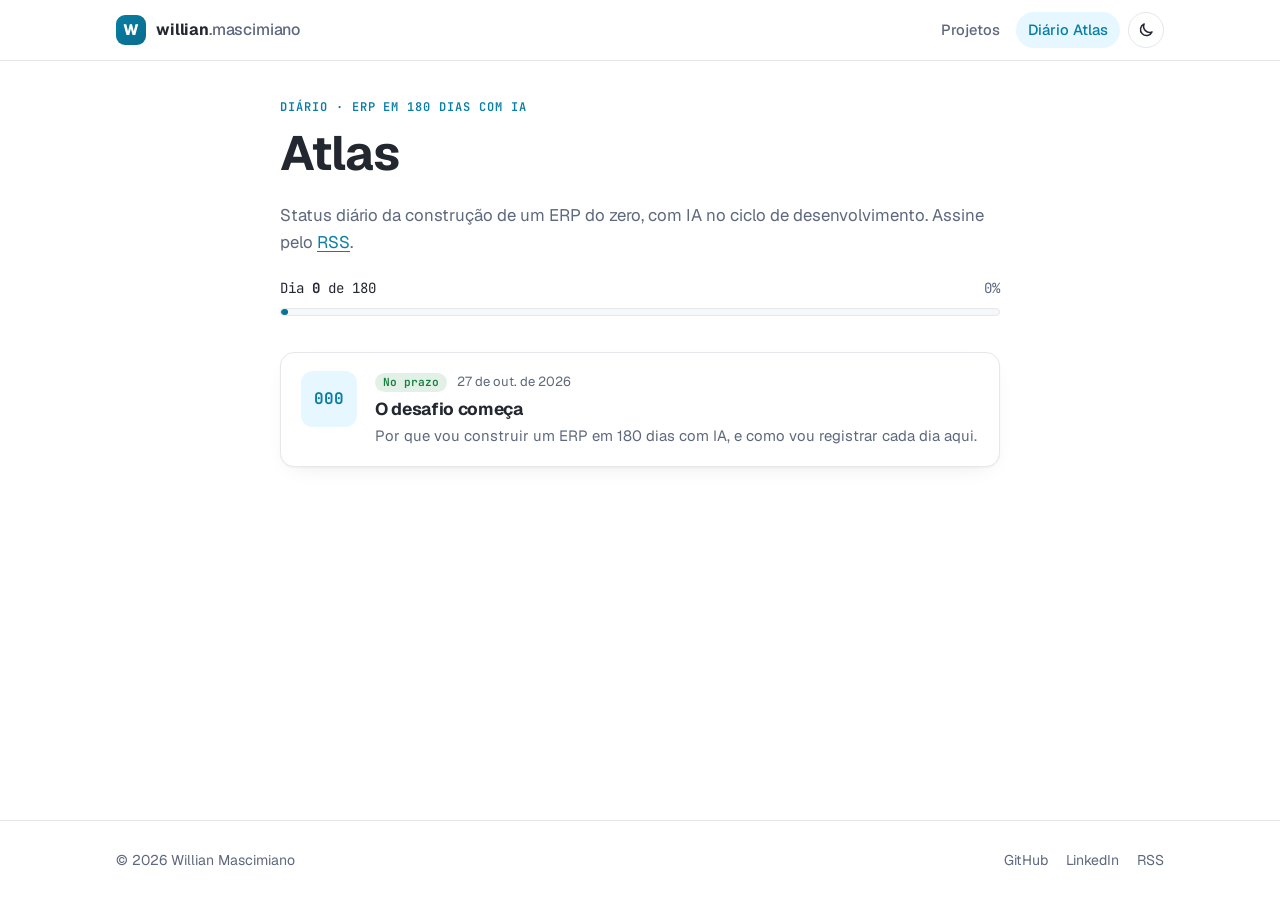
<file: erp-180/index.html>
<!DOCTYPE html><html lang="pt-BR"><head><meta charset="utf-8"><meta name="viewport" content="width=device-width, initial-scale=1"><title>Atlas: ERP em 180 dias com IA · Willian Mascimiano</title><meta name="description" content="Diário do Atlas: um ERP construído em 180 dias com Inteligência Artificial."><link rel="canonical" href="https://willianmascimiano.github.io/erp-180/"><link rel="icon" type="image/svg+xml" href="/favicon.svg"><link rel="sitemap" href="/sitemap-index.xml"><link rel="alternate" type="application/rss+xml" title="Willian Mascimiano · Atlas" href="/rss.xml"><meta property="og:type" content="website"><meta property="og:title" content="Atlas: ERP em 180 dias com IA · Willian Mascimiano"><meta property="og:description" content="Diário do Atlas: um ERP construído em 180 dias com Inteligência Artificial."><meta property="og:url" content="https://willianmascimiano.github.io/erp-180/"><meta property="og:locale" content="pt_BR"><meta name="generator" content="Astro v7.4.2"><script>
      try {
        const t = localStorage.getItem('theme');
        if (t === 'light' || t === 'dark') document.documentElement.dataset.theme = t;
      } catch {}
    </script><link rel="stylesheet" href="/_astro/Base.B4s-IIeW.css"><style>.wrap[data-astro-cid-pfudjln2]{margin:20px 0}.row[data-astro-cid-pfudjln2]{justify-content:space-between;margin-bottom:8px;font-size:.88rem;display:flex}.post[data-astro-cid-sbmovh4h]{align-items:flex-start;gap:18px;padding:18px 20px;display:flex}.day[data-astro-cid-sbmovh4h]{background:var(--accent-soft);width:56px;height:56px;color:var(--accent);border-radius:12px;flex:none;place-items:center;font-size:1rem;font-weight:700;display:grid}.body[data-astro-cid-sbmovh4h]{min-width:0}.meta[data-astro-cid-sbmovh4h]{flex-wrap:wrap;align-items:center;gap:10px;font-size:.82rem;display:flex}h3[data-astro-cid-sbmovh4h]{margin:6px 0 4px;font-size:1.08rem}p[data-astro-cid-sbmovh4h]{margin:0;font-size:.93rem}.status[data-astro-cid-sbmovh4h]{font:600 .7rem/1 var(--mono);background:color-mix(in srgb, currentColor 12%, transparent);border-radius:999px;padding:4px 8px}.no-prazo[data-astro-cid-sbmovh4h],.adiantado[data-astro-cid-sbmovh4h]{color:var(--ok)}.atrasado[data-astro-cid-sbmovh4h]{color:var(--warn)}.bloqueado[data-astro-cid-sbmovh4h]{color:var(--bad)}.sr-only[data-astro-cid-sbmovh4h]{clip:rect(0 0 0 0);width:1px;height:1px;position:absolute;overflow:hidden}@media (width<=480px){.day[data-astro-cid-sbmovh4h]{width:44px;height:44px;font-size:.85rem}.post[data-astro-cid-sbmovh4h]{gap:14px}}
.lead[data-astro-cid-qkzchr6t]{margin:0;font-size:1.05rem}.list[data-astro-cid-qkzchr6t]{gap:12px;margin-top:36px;display:grid}
</style></head><body><header data-astro-cid-nen7h5rs><nav class="container" data-astro-cid-nen7h5rs><a href="/" class="brand" data-astro-cid-nen7h5rs><span class="logo" aria-hidden="true" data-astro-cid-nen7h5rs>W</span><span data-astro-cid-nen7h5rs>willian<span class="dim" data-astro-cid-nen7h5rs>.mascimiano</span></span></a><div class="right" data-astro-cid-nen7h5rs><ul data-astro-cid-nen7h5rs><li data-astro-cid-nen7h5rs><a href="/projetos/" data-astro-cid-nen7h5rs>Projetos</a></li><li data-astro-cid-nen7h5rs><a href="/erp-180/" aria-current="page" data-astro-cid-nen7h5rs>Diário Atlas</a></li></ul><style>astro-island,astro-slot,astro-static-slot{display:contents}</style><script>(function(){let e=async e=>{await(await e())()};(self.Astro||(self.Astro={})).load=e,window.dispatchEvent(new Event(`astro:load`))})();</script><script>(function(){function e(t){"@babel/helpers - typeof";return e=typeof Symbol==`function`&&typeof Symbol.iterator==`symbol`?function(e){return typeof e}:function(e){return e&&typeof Symbol==`function`&&e.constructor===Symbol&&e!==Symbol.prototype?`symbol`:typeof e},e(t)}function t(t,n){if(e(t)!=`object`||!t)return t;var r=t[Symbol.toPrimitive];if(r!==void 0){var i=r.call(t,n||`default`);if(e(i)!=`object`)return i;throw TypeError(`@@toPrimitive must return a primitive value.`)}return(n===`string`?String:Number)(t)}function n(n){var r=t(n,`string`);return e(r)==`symbol`?r:r+``}function r(e,t,r){return(t=n(t))in e?Object.defineProperty(e,t,{value:r,enumerable:!0,configurable:!0,writable:!0}):e[t]=r,e}let i=/* @__PURE__ */ new Set([`__proto__`,`constructor`,`prototype`]);{let e={0:e=>a(e),1:e=>n(e),2:e=>new RegExp(e),3:e=>new Date(e),4:e=>new Map(n(e)),5:e=>new Set(n(e)),6:e=>BigInt(e),7:e=>new URL(e),8:e=>new Uint8Array(e),9:e=>new Uint16Array(e),10:e=>new Uint32Array(e),11:e=>1/0*e},t=t=>{let[n,r]=t;return n in e?e[n](r):void 0},n=e=>e.map(t),a=e=>typeof e!=`object`||!e?e:Object.fromEntries(Object.entries(e).map(([e,n])=>[e,t(n)]));class o extends HTMLElement{constructor(...e){super(...e),r(this,`Component`,void 0),r(this,`hydrator`,void 0),r(this,`hydrate`,async()=>{var e;if(!this.hydrator||!this.isConnected)return;let t=(e=this.parentElement)==null?void 0:e.closest(`astro-island[ssr]`);if(t){t.addEventListener(`astro:hydrate`,this.hydrate,{once:!0});return}let n=this.querySelectorAll(`astro-slot`),r={},i=this.querySelectorAll(`template[data-astro-template]`);for(let e of i){let t=e.closest(this.tagName);t!=null&&t.isSameNode(this)&&(r[e.getAttribute(`data-astro-template`)||`default`]=e.innerHTML,e.remove())}for(let e of n){let t=e.closest(this.tagName);t!=null&&t.isSameNode(this)&&(r[e.getAttribute(`name`)||`default`]=e.innerHTML)}let o;try{o=this.hasAttribute(`props`)?a(JSON.parse(this.getAttribute(`props`))):{}}catch(e){let t=this.getAttribute(`component-url`)||`<unknown>`,n=this.getAttribute(`component-export`);throw n&&(t+=` (export ${n})`),console.error(`[hydrate] Error parsing props for component ${t}`,this.getAttribute(`props`),e),e}await this.hydrator(this)(this.Component,o,r,{client:this.getAttribute(`client`)}),this.removeAttribute(`ssr`),this.dispatchEvent(new CustomEvent(`astro:hydrate`))}),r(this,`unmount`,()=>{this.isConnected||this.dispatchEvent(new CustomEvent(`astro:unmount`))})}disconnectedCallback(){document.removeEventListener(`astro:after-swap`,this.unmount),document.addEventListener(`astro:after-swap`,this.unmount,{once:!0})}connectedCallback(){if(!this.hasAttribute(`await-children`)||document.readyState===`interactive`||document.readyState===`complete`)this.childrenConnectedCallback();else{let e=()=>{document.removeEventListener(`DOMContentLoaded`,e),t.disconnect(),this.childrenConnectedCallback()},t=new MutationObserver(()=>{var t;((t=this.lastChild)==null?void 0:t.nodeType)===Node.COMMENT_NODE&&this.lastChild.nodeValue===`astro:end`&&(this.lastChild.remove(),e())});t.observe(this,{childList:!0}),document.addEventListener(`DOMContentLoaded`,e)}}async childrenConnectedCallback(){let e=this.getAttribute(`before-hydration-url`);e&&await import(e),this.start()}getRetryImportUrl(e){let t=new URL(e,document.baseURI);return t.searchParams.set(`astro-retry`,Date.now().toString()),t.toString()}async importWithRetry(e){try{return await import(e)}catch(t){return await new Promise(e=>setTimeout(e,1e3)),import(this.getRetryImportUrl(e))}}handleHydrationError(e){let t=this.getAttribute(`component-url`),n=new CustomEvent(`astro:hydration-error`,{cancelable:!0,bubbles:!0,composed:!0,detail:{error:e,componentUrl:t}});this.dispatchEvent(n)&&console.error(`[astro-island] Error hydrating ${t}`,e)}async start(){let e=JSON.parse(this.getAttribute(`opts`)),t=this.getAttribute(`client`);if(Astro[t]===void 0)window.addEventListener(`astro:${t}`,()=>this.start(),{once:!0});else try{await Astro[t](async()=>{let e=this.getAttribute(`renderer-url`);try{let[t,{default:n}]=await Promise.all([this.importWithRetry(this.getAttribute(`component-url`)),e?this.importWithRetry(e):Promise.resolve({default:()=>()=>{}})]),r=this.getAttribute(`component-export`)||`default`;if(r.includes(`.`)){this.Component=t;for(let e of r.split(`.`)){if(i.has(e)||!this.Component||typeof this.Component!=`object`&&typeof this.Component!=`function`||!Object.hasOwn(this.Component,e))throw Error(`Invalid component export path: ${r}`);this.Component=this.Component[e]}}else{if(i.has(r))throw Error(`Invalid component export path: ${r}`);this.Component=t[r]}return this.hydrator=n,this.hydrate}catch(e){return this.handleHydrationError(e),()=>{}}},e,this)}catch(e){this.handleHydrationError(e)}}attributeChangedCallback(){this.hydrate()}}r(o,`observedAttributes`,[`props`]),customElements.get(`astro-island`)||customElements.define(`astro-island`,o)}})();</script><astro-island uid="1TWipC" prefix="r1" component-url="/_astro/ThemeToggle.C96uk0c7.js" component-export="default" renderer-url="/_astro/client.Cd-EeyjT.js" props="{&quot;data-astro-cid-nen7h5rs&quot;:[0,true]}" ssr client="load" opts="{&quot;name&quot;:&quot;ThemeToggle&quot;,&quot;value&quot;:true}" await-children><button type="button" class="theme-toggle" aria-label="Usar tema escuro" title="Alternar tema"><svg viewBox="0 0 24 24" width="18" height="18" aria-hidden="true"><path d="M20 14.5A8 8 0 0 1 9.5 4 8 8 0 1 0 20 14.5Z" fill="none" stroke="currentColor" stroke-width="2" stroke-linejoin="round"></path></svg></button><!--astro:end--></astro-island></div></nav></header><main class="container"><div class="narrow" data-astro-cid-qkzchr6t><p class="eyebrow" data-astro-cid-qkzchr6t>Diário · ERP em 180 dias com IA</p><h1 data-astro-cid-qkzchr6t>Atlas</h1><p class="muted lead" data-astro-cid-qkzchr6t>Status diário da construção de um ERP do zero, com IA no ciclo de desenvolvimento. Assine pelo <a href="/rss.xml" data-astro-cid-qkzchr6t>RSS</a>.</p><div class="wrap" data-astro-cid-pfudjln2><div class="row" data-astro-cid-pfudjln2><span class="mono" data-astro-cid-pfudjln2>Dia <strong data-astro-cid-pfudjln2>0</strong> de 180</span><span class="muted mono" data-astro-cid-pfudjln2>0%</span></div><div class="progress" role="progressbar" aria-valuemin="0" aria-valuemax="180" aria-valuenow="0" aria-label="Progresso do desafio" data-astro-cid-pfudjln2><span style="width: 1%" data-astro-cid-pfudjln2></span></div></div><div class="list" data-astro-cid-qkzchr6t><a class="card post" href="/erp-180/dia-000/" data-astro-cid-sbmovh4h><span class="day mono" aria-hidden="true" data-astro-cid-sbmovh4h>000</span><div class="body" data-astro-cid-sbmovh4h><div class="meta" data-astro-cid-sbmovh4h><span class="sr-only" data-astro-cid-sbmovh4h>Dia 0</span><span class="status no-prazo" data-astro-cid-sbmovh4h>No prazo</span><time class="muted" datetime="2026-10-27T00:00:00.000Z" data-astro-cid-sbmovh4h>27 de out. de 2026</time></div><h3 data-astro-cid-sbmovh4h>O desafio começa</h3><p class="muted" data-astro-cid-sbmovh4h>Por que vou construir um ERP em 180 dias com IA, e como vou registrar cada dia aqui.</p></div></a></div></div></main><footer data-astro-cid-jo6i4kqk><div class="container" data-astro-cid-jo6i4kqk><span data-astro-cid-jo6i4kqk>© 2026 Willian Mascimiano</span><span class="links" data-astro-cid-jo6i4kqk><a href="https://github.com/willianmascimiano" rel="me" data-astro-cid-jo6i4kqk>GitHub</a><a href="https://www.linkedin.com/in/willianmascimiano" rel="me" data-astro-cid-jo6i4kqk>LinkedIn</a><a href="/rss.xml" data-astro-cid-jo6i4kqk>RSS</a></span></div></footer></body></html>
</file>
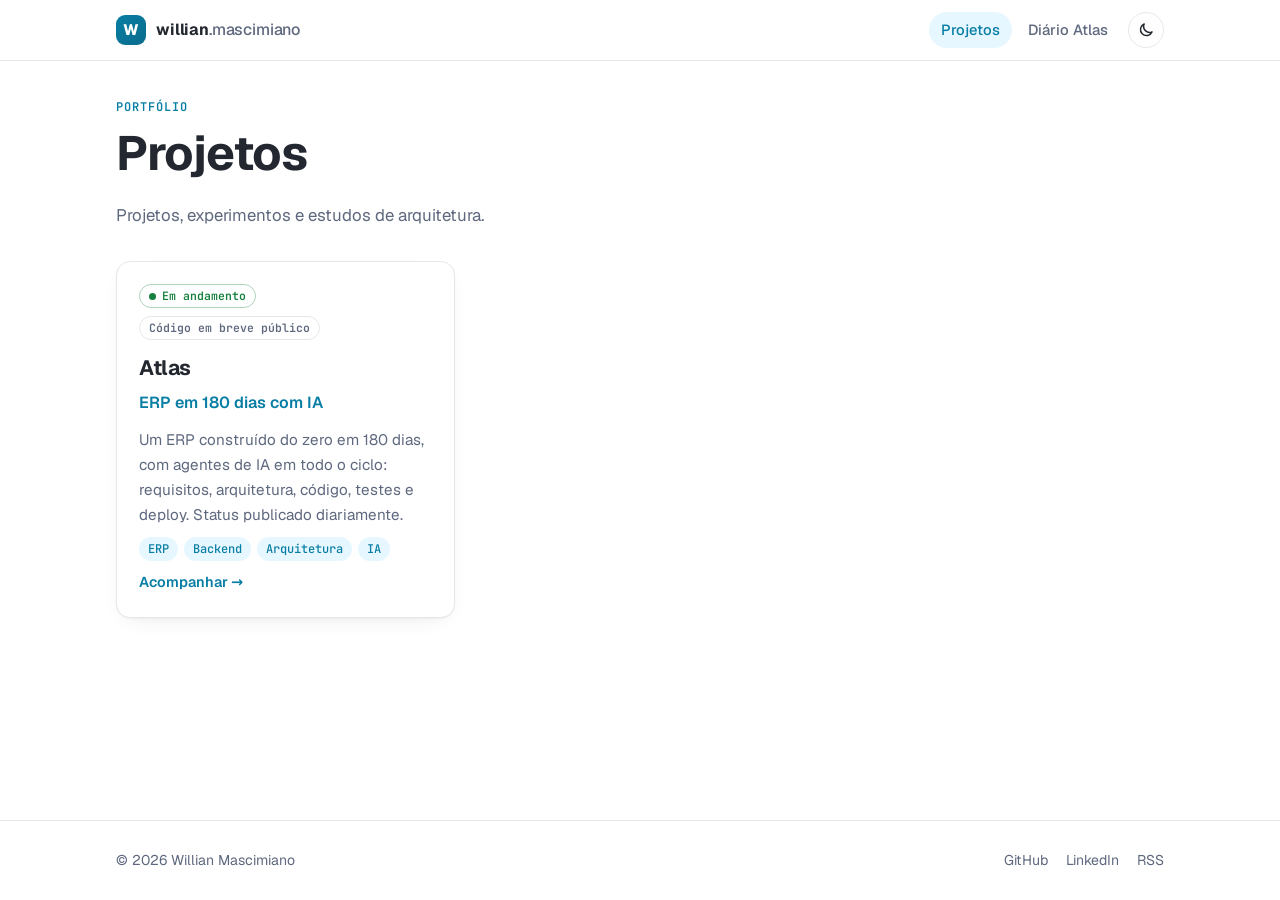
<file: projetos/index.html>
<!DOCTYPE html><html lang="pt-BR"><head><meta charset="utf-8"><meta name="viewport" content="width=device-width, initial-scale=1"><title>Projetos · Willian Mascimiano</title><meta name="description" content="Projetos de Willian Mascimiano."><link rel="canonical" href="https://willianmascimiano.github.io/projetos/"><link rel="icon" type="image/svg+xml" href="/favicon.svg"><link rel="sitemap" href="/sitemap-index.xml"><link rel="alternate" type="application/rss+xml" title="Willian Mascimiano · Atlas" href="/rss.xml"><meta property="og:type" content="website"><meta property="og:title" content="Projetos · Willian Mascimiano"><meta property="og:description" content="Projetos de Willian Mascimiano."><meta property="og:url" content="https://willianmascimiano.github.io/projetos/"><meta property="og:locale" content="pt_BR"><meta name="generator" content="Astro v7.4.2"><script>
      try {
        const t = localStorage.getItem('theme');
        if (t === 'light' || t === 'dark') document.documentElement.dataset.theme = t;
      } catch {}
    </script><link rel="stylesheet" href="/_astro/Base.B4s-IIeW.css"><style>.project-grid .filters{flex-wrap:wrap;gap:8px;margin-bottom:20px;display:flex}.project-grid .filters button{font:500 .85rem/1 var(--font);cursor:pointer;border:1px solid var(--border);background:var(--surface);color:var(--muted);border-radius:999px;padding:8px 14px}.project-grid .filters button:hover{color:var(--text);border-color:var(--accent)}.project-grid .filters button[aria-pressed=true]{background:var(--accent);border-color:var(--accent);color:var(--bg)}.project-grid .grid{grid-template-columns:repeat(auto-fill,minmax(min(100%,320px),1fr));gap:16px;display:grid}.project-grid .project{flex-direction:column;gap:10px;padding:22px;display:flex}.project-grid .top{flex-wrap:wrap;gap:8px;display:flex}.project-grid h3{margin:6px 0 0;font-size:1.3rem}.project-grid h3 a{color:var(--text);text-decoration:none}.project-grid h3 a:hover{color:var(--accent)}.project-grid .tagline{color:var(--accent);margin:0;font-weight:600}.project-grid .desc{flex:1;margin:0;font-size:.95rem}.project-grid .links{gap:16px;font-size:.9rem;font-weight:600;display:flex}.project-grid .links a{text-decoration:none}
.lead[data-astro-cid-jxjixfsp]{margin:0 0 32px;font-size:1.05rem}
</style></head><body><header data-astro-cid-nen7h5rs><nav class="container" data-astro-cid-nen7h5rs><a href="/" class="brand" data-astro-cid-nen7h5rs><span class="logo" aria-hidden="true" data-astro-cid-nen7h5rs>W</span><span data-astro-cid-nen7h5rs>willian<span class="dim" data-astro-cid-nen7h5rs>.mascimiano</span></span></a><div class="right" data-astro-cid-nen7h5rs><ul data-astro-cid-nen7h5rs><li data-astro-cid-nen7h5rs><a href="/projetos/" aria-current="page" data-astro-cid-nen7h5rs>Projetos</a></li><li data-astro-cid-nen7h5rs><a href="/erp-180/" data-astro-cid-nen7h5rs>Diário Atlas</a></li></ul><style>astro-island,astro-slot,astro-static-slot{display:contents}</style><script>(function(){let e=async e=>{await(await e())()};(self.Astro||(self.Astro={})).load=e,window.dispatchEvent(new Event(`astro:load`))})();</script><script>(function(){function e(t){"@babel/helpers - typeof";return e=typeof Symbol==`function`&&typeof Symbol.iterator==`symbol`?function(e){return typeof e}:function(e){return e&&typeof Symbol==`function`&&e.constructor===Symbol&&e!==Symbol.prototype?`symbol`:typeof e},e(t)}function t(t,n){if(e(t)!=`object`||!t)return t;var r=t[Symbol.toPrimitive];if(r!==void 0){var i=r.call(t,n||`default`);if(e(i)!=`object`)return i;throw TypeError(`@@toPrimitive must return a primitive value.`)}return(n===`string`?String:Number)(t)}function n(n){var r=t(n,`string`);return e(r)==`symbol`?r:r+``}function r(e,t,r){return(t=n(t))in e?Object.defineProperty(e,t,{value:r,enumerable:!0,configurable:!0,writable:!0}):e[t]=r,e}let i=/* @__PURE__ */ new Set([`__proto__`,`constructor`,`prototype`]);{let e={0:e=>a(e),1:e=>n(e),2:e=>new RegExp(e),3:e=>new Date(e),4:e=>new Map(n(e)),5:e=>new Set(n(e)),6:e=>BigInt(e),7:e=>new URL(e),8:e=>new Uint8Array(e),9:e=>new Uint16Array(e),10:e=>new Uint32Array(e),11:e=>1/0*e},t=t=>{let[n,r]=t;return n in e?e[n](r):void 0},n=e=>e.map(t),a=e=>typeof e!=`object`||!e?e:Object.fromEntries(Object.entries(e).map(([e,n])=>[e,t(n)]));class o extends HTMLElement{constructor(...e){super(...e),r(this,`Component`,void 0),r(this,`hydrator`,void 0),r(this,`hydrate`,async()=>{var e;if(!this.hydrator||!this.isConnected)return;let t=(e=this.parentElement)==null?void 0:e.closest(`astro-island[ssr]`);if(t){t.addEventListener(`astro:hydrate`,this.hydrate,{once:!0});return}let n=this.querySelectorAll(`astro-slot`),r={},i=this.querySelectorAll(`template[data-astro-template]`);for(let e of i){let t=e.closest(this.tagName);t!=null&&t.isSameNode(this)&&(r[e.getAttribute(`data-astro-template`)||`default`]=e.innerHTML,e.remove())}for(let e of n){let t=e.closest(this.tagName);t!=null&&t.isSameNode(this)&&(r[e.getAttribute(`name`)||`default`]=e.innerHTML)}let o;try{o=this.hasAttribute(`props`)?a(JSON.parse(this.getAttribute(`props`))):{}}catch(e){let t=this.getAttribute(`component-url`)||`<unknown>`,n=this.getAttribute(`component-export`);throw n&&(t+=` (export ${n})`),console.error(`[hydrate] Error parsing props for component ${t}`,this.getAttribute(`props`),e),e}await this.hydrator(this)(this.Component,o,r,{client:this.getAttribute(`client`)}),this.removeAttribute(`ssr`),this.dispatchEvent(new CustomEvent(`astro:hydrate`))}),r(this,`unmount`,()=>{this.isConnected||this.dispatchEvent(new CustomEvent(`astro:unmount`))})}disconnectedCallback(){document.removeEventListener(`astro:after-swap`,this.unmount),document.addEventListener(`astro:after-swap`,this.unmount,{once:!0})}connectedCallback(){if(!this.hasAttribute(`await-children`)||document.readyState===`interactive`||document.readyState===`complete`)this.childrenConnectedCallback();else{let e=()=>{document.removeEventListener(`DOMContentLoaded`,e),t.disconnect(),this.childrenConnectedCallback()},t=new MutationObserver(()=>{var t;((t=this.lastChild)==null?void 0:t.nodeType)===Node.COMMENT_NODE&&this.lastChild.nodeValue===`astro:end`&&(this.lastChild.remove(),e())});t.observe(this,{childList:!0}),document.addEventListener(`DOMContentLoaded`,e)}}async childrenConnectedCallback(){let e=this.getAttribute(`before-hydration-url`);e&&await import(e),this.start()}getRetryImportUrl(e){let t=new URL(e,document.baseURI);return t.searchParams.set(`astro-retry`,Date.now().toString()),t.toString()}async importWithRetry(e){try{return await import(e)}catch(t){return await new Promise(e=>setTimeout(e,1e3)),import(this.getRetryImportUrl(e))}}handleHydrationError(e){let t=this.getAttribute(`component-url`),n=new CustomEvent(`astro:hydration-error`,{cancelable:!0,bubbles:!0,composed:!0,detail:{error:e,componentUrl:t}});this.dispatchEvent(n)&&console.error(`[astro-island] Error hydrating ${t}`,e)}async start(){let e=JSON.parse(this.getAttribute(`opts`)),t=this.getAttribute(`client`);if(Astro[t]===void 0)window.addEventListener(`astro:${t}`,()=>this.start(),{once:!0});else try{await Astro[t](async()=>{let e=this.getAttribute(`renderer-url`);try{let[t,{default:n}]=await Promise.all([this.importWithRetry(this.getAttribute(`component-url`)),e?this.importWithRetry(e):Promise.resolve({default:()=>()=>{}})]),r=this.getAttribute(`component-export`)||`default`;if(r.includes(`.`)){this.Component=t;for(let e of r.split(`.`)){if(i.has(e)||!this.Component||typeof this.Component!=`object`&&typeof this.Component!=`function`||!Object.hasOwn(this.Component,e))throw Error(`Invalid component export path: ${r}`);this.Component=this.Component[e]}}else{if(i.has(r))throw Error(`Invalid component export path: ${r}`);this.Component=t[r]}return this.hydrator=n,this.hydrate}catch(e){return this.handleHydrationError(e),()=>{}}},e,this)}catch(e){this.handleHydrationError(e)}}attributeChangedCallback(){this.hydrate()}}r(o,`observedAttributes`,[`props`]),customElements.get(`astro-island`)||customElements.define(`astro-island`,o)}})();</script><astro-island uid="1TWipC" prefix="r3" component-url="/_astro/ThemeToggle.C96uk0c7.js" component-export="default" renderer-url="/_astro/client.Cd-EeyjT.js" props="{&quot;data-astro-cid-nen7h5rs&quot;:[0,true]}" ssr client="load" opts="{&quot;name&quot;:&quot;ThemeToggle&quot;,&quot;value&quot;:true}" await-children><button type="button" class="theme-toggle" aria-label="Usar tema escuro" title="Alternar tema"><svg viewBox="0 0 24 24" width="18" height="18" aria-hidden="true"><path d="M20 14.5A8 8 0 0 1 9.5 4 8 8 0 1 0 20 14.5Z" fill="none" stroke="currentColor" stroke-width="2" stroke-linejoin="round"></path></svg></button><!--astro:end--></astro-island></div></nav></header><main class="container"><p class="eyebrow" data-astro-cid-jxjixfsp>Portfólio</p><h1 data-astro-cid-jxjixfsp>Projetos</h1><p class="muted lead" data-astro-cid-jxjixfsp>Projetos, experimentos e estudos de arquitetura.</p><astro-island uid="8r8cC" prefix="r2" component-url="/_astro/ProjectGrid.CHNCNBsa.js" component-export="default" renderer-url="/_astro/client.Cd-EeyjT.js" props="{&quot;projects&quot;:[1,[[0,{&quot;name&quot;:[0,&quot;Atlas&quot;],&quot;tagline&quot;:[0,&quot;ERP em 180 dias com IA&quot;],&quot;description&quot;:[0,&quot;Um ERP construído do zero em 180 dias, com agentes de IA em todo o ciclo: requisitos, arquitetura, código, testes e deploy. Status publicado diariamente.&quot;],&quot;tags&quot;:[1,[[0,&quot;ERP&quot;],[0,&quot;Backend&quot;],[0,&quot;Arquitetura&quot;],[0,&quot;IA&quot;]]],&quot;status&quot;:[0,&quot;em-andamento&quot;],&quot;href&quot;:[0,&quot;/erp-180/&quot;],&quot;repo&quot;:[0,&quot;https://github.com/willianmascimiano/atlas&quot;],&quot;repoPrivate&quot;:[0,true],&quot;featured&quot;:[0,true]}]]],&quot;data-astro-cid-jxjixfsp&quot;:[0,true]}" ssr client="load" opts="{&quot;name&quot;:&quot;ProjectGrid&quot;,&quot;value&quot;:true}" await-children><div class="project-grid"><div class="grid"><article class="card project"><div class="top"><span class="badge live"><span class="dot"></span>Em andamento</span><span class="badge">Código em breve público</span></div><h3><a href="/erp-180/">Atlas</a></h3><p class="tagline">ERP em 180 dias com IA</p><p class="muted desc">Um ERP construído do zero em 180 dias, com agentes de IA em todo o ciclo: requisitos, arquitetura, código, testes e deploy. Status publicado diariamente.</p><ul class="tags"><li>ERP</li><li>Backend</li><li>Arquitetura</li><li>IA</li></ul><div class="links"><a href="/erp-180/">Acompanhar →</a></div></article></div></div><!--astro:end--></astro-island></main><footer data-astro-cid-jo6i4kqk><div class="container" data-astro-cid-jo6i4kqk><span data-astro-cid-jo6i4kqk>© 2026 Willian Mascimiano</span><span class="links" data-astro-cid-jo6i4kqk><a href="https://github.com/willianmascimiano" rel="me" data-astro-cid-jo6i4kqk>GitHub</a><a href="https://www.linkedin.com/in/willianmascimiano" rel="me" data-astro-cid-jo6i4kqk>LinkedIn</a><a href="/rss.xml" data-astro-cid-jo6i4kqk>RSS</a></span></div></footer></body></html>
</file>
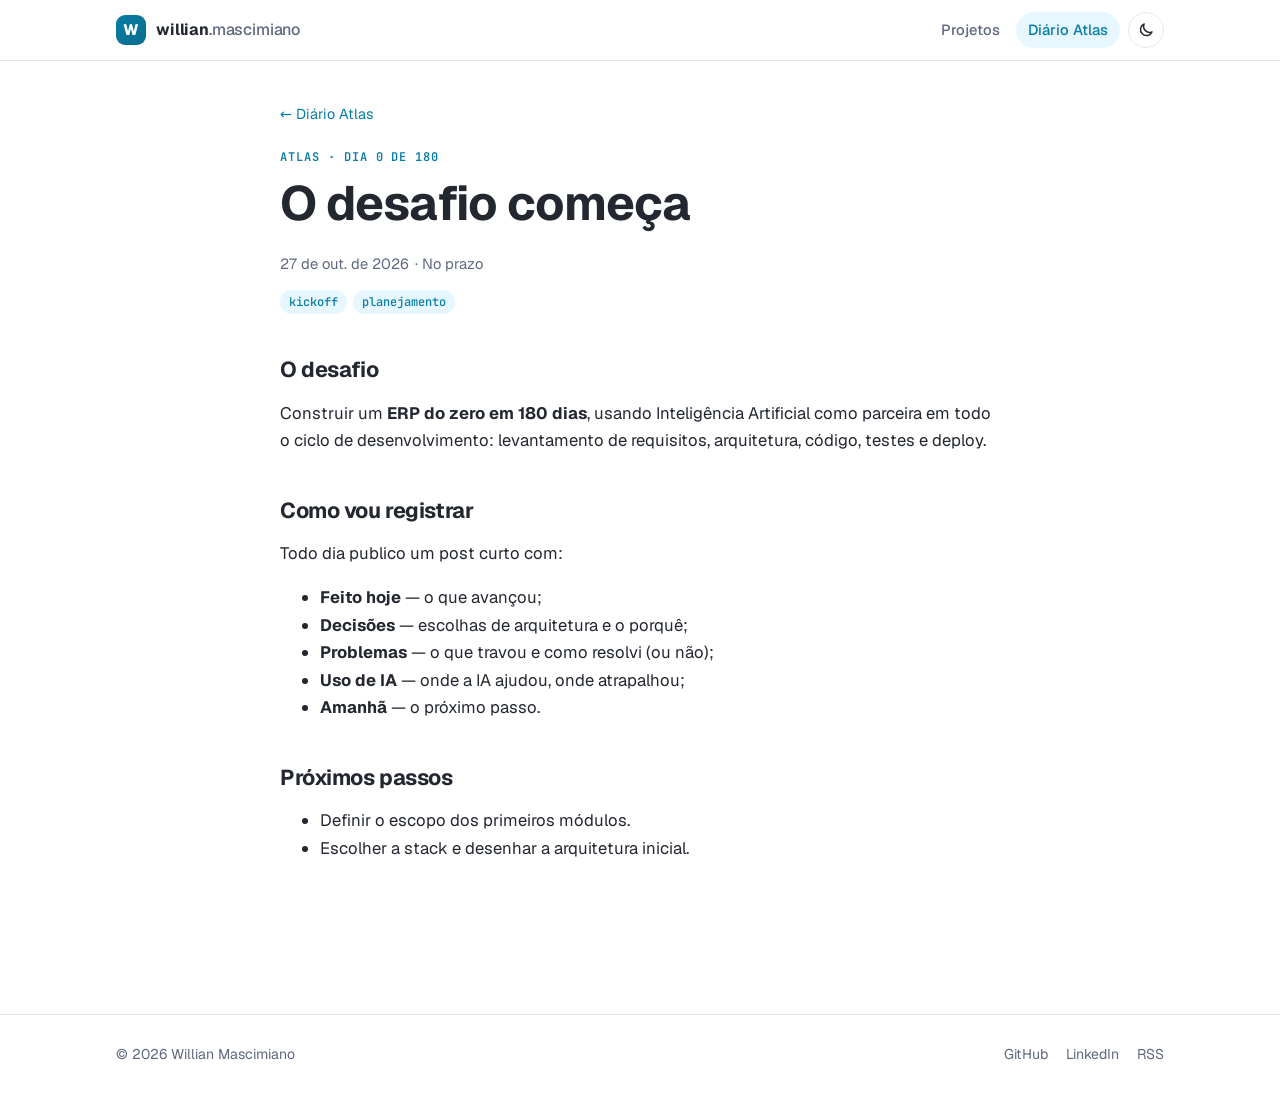
<file: erp-180/dia-000/index.html>
<!DOCTYPE html><html lang="pt-BR"><head><meta charset="utf-8"><meta name="viewport" content="width=device-width, initial-scale=1"><title>Dia 0: O desafio começa · Willian Mascimiano</title><meta name="description" content="Por que vou construir um ERP em 180 dias com IA, e como vou registrar cada dia aqui."><link rel="canonical" href="https://willianmascimiano.github.io/erp-180/dia-000/"><link rel="icon" type="image/svg+xml" href="/favicon.svg"><link rel="sitemap" href="/sitemap-index.xml"><link rel="alternate" type="application/rss+xml" title="Willian Mascimiano · Atlas" href="/rss.xml"><meta property="og:type" content="article"><meta property="og:title" content="Dia 0: O desafio começa · Willian Mascimiano"><meta property="og:description" content="Por que vou construir um ERP em 180 dias com IA, e como vou registrar cada dia aqui."><meta property="og:url" content="https://willianmascimiano.github.io/erp-180/dia-000/"><meta property="og:locale" content="pt_BR"><meta name="generator" content="Astro v7.4.2"><script>
      try {
        const t = localStorage.getItem('theme');
        if (t === 'light' || t === 'dark') document.documentElement.dataset.theme = t;
      } catch {}
    </script><link rel="stylesheet" href="/_astro/Base.B4s-IIeW.css"><style>.back[data-astro-cid-q3ok2itr]{margin-bottom:24px;font-size:.9rem;text-decoration:none;display:inline-block}.meta[data-astro-cid-q3ok2itr]{flex-wrap:wrap;gap:6px;font-size:.92rem;display:flex}.post-tags[data-astro-cid-q3ok2itr]{margin-top:14px}.prose[data-astro-cid-q3ok2itr]{margin-top:32px}.pager[data-astro-cid-q3ok2itr]{grid-template-columns:1fr 1fr;gap:12px;margin-top:56px;display:grid}.pager[data-astro-cid-q3ok2itr] .card[data-astro-cid-q3ok2itr]{flex-direction:column;gap:4px;font-weight:600;display:flex}.pager[data-astro-cid-q3ok2itr] span[data-astro-cid-q3ok2itr].muted{font-size:.85rem;font-weight:400}.next[data-astro-cid-q3ok2itr]{text-align:right}@media (width<=520px){.pager[data-astro-cid-q3ok2itr]{grid-template-columns:1fr}.next[data-astro-cid-q3ok2itr]{text-align:left}}
</style></head><body><header data-astro-cid-nen7h5rs><nav class="container" data-astro-cid-nen7h5rs><a href="/" class="brand" data-astro-cid-nen7h5rs><span class="logo" aria-hidden="true" data-astro-cid-nen7h5rs>W</span><span data-astro-cid-nen7h5rs>willian<span class="dim" data-astro-cid-nen7h5rs>.mascimiano</span></span></a><div class="right" data-astro-cid-nen7h5rs><ul data-astro-cid-nen7h5rs><li data-astro-cid-nen7h5rs><a href="/projetos/" data-astro-cid-nen7h5rs>Projetos</a></li><li data-astro-cid-nen7h5rs><a href="/erp-180/" aria-current="page" data-astro-cid-nen7h5rs>Diário Atlas</a></li></ul><style>astro-island,astro-slot,astro-static-slot{display:contents}</style><script>(function(){let e=async e=>{await(await e())()};(self.Astro||(self.Astro={})).load=e,window.dispatchEvent(new Event(`astro:load`))})();</script><script>(function(){function e(t){"@babel/helpers - typeof";return e=typeof Symbol==`function`&&typeof Symbol.iterator==`symbol`?function(e){return typeof e}:function(e){return e&&typeof Symbol==`function`&&e.constructor===Symbol&&e!==Symbol.prototype?`symbol`:typeof e},e(t)}function t(t,n){if(e(t)!=`object`||!t)return t;var r=t[Symbol.toPrimitive];if(r!==void 0){var i=r.call(t,n||`default`);if(e(i)!=`object`)return i;throw TypeError(`@@toPrimitive must return a primitive value.`)}return(n===`string`?String:Number)(t)}function n(n){var r=t(n,`string`);return e(r)==`symbol`?r:r+``}function r(e,t,r){return(t=n(t))in e?Object.defineProperty(e,t,{value:r,enumerable:!0,configurable:!0,writable:!0}):e[t]=r,e}let i=/* @__PURE__ */ new Set([`__proto__`,`constructor`,`prototype`]);{let e={0:e=>a(e),1:e=>n(e),2:e=>new RegExp(e),3:e=>new Date(e),4:e=>new Map(n(e)),5:e=>new Set(n(e)),6:e=>BigInt(e),7:e=>new URL(e),8:e=>new Uint8Array(e),9:e=>new Uint16Array(e),10:e=>new Uint32Array(e),11:e=>1/0*e},t=t=>{let[n,r]=t;return n in e?e[n](r):void 0},n=e=>e.map(t),a=e=>typeof e!=`object`||!e?e:Object.fromEntries(Object.entries(e).map(([e,n])=>[e,t(n)]));class o extends HTMLElement{constructor(...e){super(...e),r(this,`Component`,void 0),r(this,`hydrator`,void 0),r(this,`hydrate`,async()=>{var e;if(!this.hydrator||!this.isConnected)return;let t=(e=this.parentElement)==null?void 0:e.closest(`astro-island[ssr]`);if(t){t.addEventListener(`astro:hydrate`,this.hydrate,{once:!0});return}let n=this.querySelectorAll(`astro-slot`),r={},i=this.querySelectorAll(`template[data-astro-template]`);for(let e of i){let t=e.closest(this.tagName);t!=null&&t.isSameNode(this)&&(r[e.getAttribute(`data-astro-template`)||`default`]=e.innerHTML,e.remove())}for(let e of n){let t=e.closest(this.tagName);t!=null&&t.isSameNode(this)&&(r[e.getAttribute(`name`)||`default`]=e.innerHTML)}let o;try{o=this.hasAttribute(`props`)?a(JSON.parse(this.getAttribute(`props`))):{}}catch(e){let t=this.getAttribute(`component-url`)||`<unknown>`,n=this.getAttribute(`component-export`);throw n&&(t+=` (export ${n})`),console.error(`[hydrate] Error parsing props for component ${t}`,this.getAttribute(`props`),e),e}await this.hydrator(this)(this.Component,o,r,{client:this.getAttribute(`client`)}),this.removeAttribute(`ssr`),this.dispatchEvent(new CustomEvent(`astro:hydrate`))}),r(this,`unmount`,()=>{this.isConnected||this.dispatchEvent(new CustomEvent(`astro:unmount`))})}disconnectedCallback(){document.removeEventListener(`astro:after-swap`,this.unmount),document.addEventListener(`astro:after-swap`,this.unmount,{once:!0})}connectedCallback(){if(!this.hasAttribute(`await-children`)||document.readyState===`interactive`||document.readyState===`complete`)this.childrenConnectedCallback();else{let e=()=>{document.removeEventListener(`DOMContentLoaded`,e),t.disconnect(),this.childrenConnectedCallback()},t=new MutationObserver(()=>{var t;((t=this.lastChild)==null?void 0:t.nodeType)===Node.COMMENT_NODE&&this.lastChild.nodeValue===`astro:end`&&(this.lastChild.remove(),e())});t.observe(this,{childList:!0}),document.addEventListener(`DOMContentLoaded`,e)}}async childrenConnectedCallback(){let e=this.getAttribute(`before-hydration-url`);e&&await import(e),this.start()}getRetryImportUrl(e){let t=new URL(e,document.baseURI);return t.searchParams.set(`astro-retry`,Date.now().toString()),t.toString()}async importWithRetry(e){try{return await import(e)}catch(t){return await new Promise(e=>setTimeout(e,1e3)),import(this.getRetryImportUrl(e))}}handleHydrationError(e){let t=this.getAttribute(`component-url`),n=new CustomEvent(`astro:hydration-error`,{cancelable:!0,bubbles:!0,composed:!0,detail:{error:e,componentUrl:t}});this.dispatchEvent(n)&&console.error(`[astro-island] Error hydrating ${t}`,e)}async start(){let e=JSON.parse(this.getAttribute(`opts`)),t=this.getAttribute(`client`);if(Astro[t]===void 0)window.addEventListener(`astro:${t}`,()=>this.start(),{once:!0});else try{await Astro[t](async()=>{let e=this.getAttribute(`renderer-url`);try{let[t,{default:n}]=await Promise.all([this.importWithRetry(this.getAttribute(`component-url`)),e?this.importWithRetry(e):Promise.resolve({default:()=>()=>{}})]),r=this.getAttribute(`component-export`)||`default`;if(r.includes(`.`)){this.Component=t;for(let e of r.split(`.`)){if(i.has(e)||!this.Component||typeof this.Component!=`object`&&typeof this.Component!=`function`||!Object.hasOwn(this.Component,e))throw Error(`Invalid component export path: ${r}`);this.Component=this.Component[e]}}else{if(i.has(r))throw Error(`Invalid component export path: ${r}`);this.Component=t[r]}return this.hydrator=n,this.hydrate}catch(e){return this.handleHydrationError(e),()=>{}}},e,this)}catch(e){this.handleHydrationError(e)}}attributeChangedCallback(){this.hydrate()}}r(o,`observedAttributes`,[`props`]),customElements.get(`astro-island`)||customElements.define(`astro-island`,o)}})();</script><astro-island uid="1TWipC" prefix="r1" component-url="/_astro/ThemeToggle.C96uk0c7.js" component-export="default" renderer-url="/_astro/client.Cd-EeyjT.js" props="{&quot;data-astro-cid-nen7h5rs&quot;:[0,true]}" ssr client="load" opts="{&quot;name&quot;:&quot;ThemeToggle&quot;,&quot;value&quot;:true}" await-children><button type="button" class="theme-toggle" aria-label="Usar tema escuro" title="Alternar tema"><svg viewBox="0 0 24 24" width="18" height="18" aria-hidden="true"><path d="M20 14.5A8 8 0 0 1 9.5 4 8 8 0 1 0 20 14.5Z" fill="none" stroke="currentColor" stroke-width="2" stroke-linejoin="round"></path></svg></button><!--astro:end--></astro-island></div></nav></header><main class="container"><div class="narrow" data-astro-cid-q3ok2itr><article data-astro-cid-q3ok2itr><a href="/erp-180/" class="back" data-astro-cid-q3ok2itr>← Diário Atlas</a><p class="eyebrow" data-astro-cid-q3ok2itr>Atlas · Dia 0 de 180</p><h1 data-astro-cid-q3ok2itr>O desafio começa</h1><div class="meta muted" data-astro-cid-q3ok2itr><time datetime="2026-10-27T00:00:00.000Z" data-astro-cid-q3ok2itr>27 de out. de 2026</time><span data-astro-cid-q3ok2itr>· No prazo</span></div><ul class="tags post-tags" data-astro-cid-q3ok2itr><li data-astro-cid-q3ok2itr>kickoff</li><li data-astro-cid-q3ok2itr>planejamento</li></ul><div class="prose" data-astro-cid-q3ok2itr><h2 id="o-desafio">O desafio</h2>
<p>Construir um <strong>ERP do zero em 180 dias</strong>, usando Inteligência Artificial como parceira em todo o
ciclo de desenvolvimento: levantamento de requisitos, arquitetura, código, testes e deploy.</p>
<h2 id="como-vou-registrar">Como vou registrar</h2>
<p>Todo dia publico um post curto com:</p>
<ul>
<li><strong>Feito hoje</strong> — o que avançou;</li>
<li><strong>Decisões</strong> — escolhas de arquitetura e o porquê;</li>
<li><strong>Problemas</strong> — o que travou e como resolvi (ou não);</li>
<li><strong>Uso de IA</strong> — onde a IA ajudou, onde atrapalhou;</li>
<li><strong>Amanhã</strong> — o próximo passo.</li>
</ul>
<h2 id="próximos-passos">Próximos passos</h2>
<ul>
<li>Definir o escopo dos primeiros módulos.</li>
<li>Escolher a stack e desenhar a arquitetura inicial.</li>
</ul>
</div></article><nav class="pager" data-astro-cid-q3ok2itr><span data-astro-cid-q3ok2itr></span></nav></div></main><footer data-astro-cid-jo6i4kqk><div class="container" data-astro-cid-jo6i4kqk><span data-astro-cid-jo6i4kqk>© 2026 Willian Mascimiano</span><span class="links" data-astro-cid-jo6i4kqk><a href="https://github.com/willianmascimiano" rel="me" data-astro-cid-jo6i4kqk>GitHub</a><a href="https://www.linkedin.com/in/willianmascimiano" rel="me" data-astro-cid-jo6i4kqk>LinkedIn</a><a href="/rss.xml" data-astro-cid-jo6i4kqk>RSS</a></span></div></footer></body></html>
</file>
<file: _astro/Base.B4s-IIeW.css>
@font-face{font-family:Geist Variable;font-style:normal;font-display:swap;font-weight:100 900;src:url(/_astro/geist-cyrillic-ext-wght-normal.DjL33-gN.woff2)format("woff2-variations");unicode-range:U+460-52F,U+1C80-1C8A,U+20B4,U+2DE0-2DFF,U+A640-A69F,U+FE2E-FE2F}@font-face{font-family:Geist Variable;font-style:normal;font-display:swap;font-weight:100 900;src:url(/_astro/geist-cyrillic-wght-normal.BEAKL7Jp.woff2)format("woff2-variations");unicode-range:U+301,U+400-45F,U+490-491,U+4B0-4B1,U+2116}@font-face{font-family:Geist Variable;font-style:normal;font-display:swap;font-weight:100 900;src:url(/_astro/geist-vietnamese-wght-normal.6IgcOCM7.woff2)format("woff2-variations");unicode-range:U+102-103,U+110-111,U+128-129,U+168-169,U+1A0-1A1,U+1AF-1B0,U+300-301,U+303-304,U+308-309,U+323,U+329,U+1EA0-1EF9,U+20AB}@font-face{font-family:Geist Variable;font-style:normal;font-display:swap;font-weight:100 900;src:url(/_astro/geist-latin-ext-wght-normal.DC-KSUi6.woff2)format("woff2-variations");unicode-range:U+100-2BA,U+2BD-2C5,U+2C7-2CC,U+2CE-2D7,U+2DD-2FF,U+304,U+308,U+329,U+1D00-1DBF,U+1E00-1E9F,U+1EF2-1EFF,U+2020,U+20A0-20AB,U+20AD-20C0,U+2113,U+2C60-2C7F,U+A720-A7FF}@font-face{font-family:Geist Variable;font-style:normal;font-display:swap;font-weight:100 900;src:url(/_astro/geist-latin-wght-normal.BgDaEnEv.woff2)format("woff2-variations");unicode-range:U+??,U+131,U+152-153,U+2BB-2BC,U+2C6,U+2DA,U+2DC,U+304,U+308,U+329,U+2000-206F,U+20AC,U+2122,U+2191,U+2193,U+2212,U+2215,U+FEFF,U+FFFD}@font-face{font-family:JetBrains Mono Variable;font-style:normal;font-display:swap;font-weight:100 800;src:url([data-uri])format("woff2-variations");unicode-range:U+460-52F,U+1C80-1C8A,U+20B4,U+2DE0-2DFF,U+A640-A69F,U+FE2E-FE2F}@font-face{font-family:JetBrains Mono Variable;font-style:normal;font-display:swap;font-weight:100 800;src:url(/_astro/jetbrains-mono-cyrillic-wght-normal.D73BlboJ.woff2)format("woff2-variations");unicode-range:U+301,U+400-45F,U+490-491,U+4B0-4B1,U+2116}@font-face{font-family:JetBrains Mono Variable;font-style:normal;font-display:swap;font-weight:100 800;src:url(/_astro/jetbrains-mono-greek-wght-normal.Bw9x6K1M.woff2)format("woff2-variations");unicode-range:U+370-377,U+37A-37F,U+384-38A,U+38C,U+38E-3A1,U+3A3-3FF}@font-face{font-family:JetBrains Mono Variable;font-style:normal;font-display:swap;font-weight:100 800;src:url(/_astro/jetbrains-mono-vietnamese-wght-normal.Bt-aOZkq.woff2)format("woff2-variations");unicode-range:U+102-103,U+110-111,U+128-129,U+168-169,U+1A0-1A1,U+1AF-1B0,U+300-301,U+303-304,U+308-309,U+323,U+329,U+1EA0-1EF9,U+20AB}@font-face{font-family:JetBrains Mono Variable;font-style:normal;font-display:swap;font-weight:100 800;src:url(/_astro/jetbrains-mono-latin-ext-wght-normal.DBQx-q_a.woff2)format("woff2-variations");unicode-range:U+100-2BA,U+2BD-2C5,U+2C7-2CC,U+2CE-2D7,U+2DD-2FF,U+304,U+308,U+329,U+1D00-1DBF,U+1E00-1E9F,U+1EF2-1EFF,U+2020,U+20A0-20AB,U+20AD-20C0,U+2113,U+2C60-2C7F,U+A720-A7FF}@font-face{font-family:JetBrains Mono Variable;font-style:normal;font-display:swap;font-weight:100 800;src:url(/_astro/jetbrains-mono-latin-wght-normal.B9CIFXIH.woff2)format("woff2-variations");unicode-range:U+??,U+131,U+152-153,U+2BB-2BC,U+2C6,U+2DA,U+2DC,U+304,U+308,U+329,U+2000-206F,U+20AC,U+2122,U+2191,U+2193,U+2212,U+2215,U+FEFF,U+FFFD}:root{--bg:#fff;--bg-soft:#f6f7f9;--surface:#fff;--text:#23272f;--muted:#5e687e;--border:#e5e7eb;--accent:#087ea4;--accent-strong:#0a6c8c;--accent-soft:#e6f7ff;--glow:#087ea424;--ok:#15803d;--warn:#b45309;--bad:#b91c1c;--radius:14px;--max:1080px;--prose:720px;--font:"Geist Variable", system-ui, -apple-system, "Segoe UI", Roboto, sans-serif;--mono:"JetBrains Mono Variable", ui-monospace, SFMono-Regular, Menlo, monospace;--shadow:0 1px 2px #1018280a, 0 8px 24px -12px #1018281f;color-scheme:light}@media (prefers-color-scheme:dark){:root:not([data-theme=light]){--bg:#0f1115;--bg-soft:#16191f;--surface:#16191f;--text:#f6f7f9;--muted:#99a1b3;--border:#2a2f3a;--accent:#58c4dc;--accent-strong:#8ad8ea;--accent-soft:#58c4dc1f;--glow:#58c4dc29;--ok:#4ade80;--warn:#fbbf24;--bad:#f87171;--shadow:0 1px 2px #0000004d, 0 12px 32px -16px #0009;color-scheme:dark}}:root[data-theme=dark]{--bg:#0f1115;--bg-soft:#16191f;--surface:#16191f;--text:#f6f7f9;--muted:#99a1b3;--border:#2a2f3a;--accent:#58c4dc;--accent-strong:#8ad8ea;--accent-soft:#58c4dc1f;--glow:#58c4dc29;--ok:#4ade80;--warn:#fbbf24;--bad:#f87171;--shadow:0 1px 2px #0000004d, 0 12px 32px -16px #0009;color-scheme:dark}*,:before,:after{box-sizing:border-box}html{-webkit-text-size-adjust:100%;scroll-behavior:smooth}body{background:var(--bg);color:var(--text);font:16px/1.65 var(--font);-webkit-font-smoothing:antialiased;flex-direction:column;min-height:100vh;margin:0;display:flex;overflow-x:hidden}a{color:var(--accent);text-underline-offset:3px}a:hover{color:var(--accent-strong)}img{max-width:100%;height:auto}:focus-visible{outline:2px solid var(--accent);outline-offset:2px;border-radius:6px}.container{max-width:var(--max);margin:0 auto;padding:0 16px}.narrow{max-width:var(--prose);margin:0 auto}main.container{flex:1;width:100%;padding-top:40px;padding-bottom:96px}h1,h2,h3{letter-spacing:-.02em;font-weight:700;line-height:1.2}h1{margin:0 0 .4em;font-size:clamp(2rem,5.5vw,3rem)}h2{margin:0;font-size:1.5rem}.muted{color:var(--muted)}.mono{font-family:var(--mono)}.eyebrow{font:600 .75rem/1 var(--mono);text-transform:uppercase;letter-spacing:.08em;color:var(--accent);margin:0 0 12px}.section{margin-top:72px}.section-head{flex-wrap:wrap;justify-content:space-between;align-items:baseline;gap:16px;margin-bottom:20px;display:flex}.section-head a{font-size:.92rem;font-weight:500;text-decoration:none}.card{background:var(--surface);border:1px solid var(--border);border-radius:var(--radius);color:inherit;box-shadow:var(--shadow);padding:20px;text-decoration:none;transition:border-color .2s,transform .2s;display:block}a.card:hover{border-color:var(--accent);color:inherit;transform:translateY(-2px)}.btn{border:1px solid var(--border);background:var(--surface);color:var(--text);border-radius:999px;align-items:center;gap:8px;padding:9px 16px;font-size:.92rem;font-weight:600;text-decoration:none;transition:border-color .2s,background .2s;display:inline-flex}.btn:hover{border-color:var(--accent);color:var(--text)}.btn.primary{background:var(--accent);border-color:var(--accent);color:var(--bg)}.btn.primary:hover{background:var(--accent-strong);border-color:var(--accent-strong);color:var(--bg)}.tags{flex-wrap:wrap;gap:6px;margin:0;padding:0;list-style:none;display:flex}.tags li,.chip{font:500 .75rem/1 var(--mono);background:var(--accent-soft);color:var(--accent);border-radius:999px;padding:6px 9px}.badge{font:600 .72rem/1 var(--mono);border:1px solid var(--border);color:var(--muted);border-radius:999px;align-items:center;gap:6px;padding:5px 9px;display:inline-flex}.badge .dot{background:currentColor;border-radius:50%;width:7px;height:7px}.badge.live{color:var(--ok);border-color:color-mix(in srgb, var(--ok) 35%, transparent)}.badge.live .dot{animation:2s ease-in-out infinite pulse}@keyframes pulse{50%{opacity:.35}}@media (prefers-reduced-motion:reduce){.badge.live .dot{animation:none}html{scroll-behavior:auto}}.progress{background:var(--bg-soft);border:1px solid var(--border);border-radius:99px;height:8px;overflow:hidden}.progress>span{background:linear-gradient(90deg, var(--accent), var(--accent-strong));border-radius:99px;height:100%;display:block}.prose{overflow-wrap:break-word;font-size:1.04rem}.prose h2{margin:2em 0 .6em;font-size:1.35rem}.prose pre{border-radius:var(--radius);border:1px solid var(--border);padding:16px;font-size:.88rem;overflow-x:auto}.prose code{font-family:var(--mono);font-size:.88em}.prose :not(pre)>code{background:var(--accent-soft);color:var(--accent-strong);border-radius:6px;padding:2px 6px}.prose blockquote{border-left:3px solid var(--accent);color:var(--muted);margin:1.5em 0;padding:4px 0 4px 16px}.prose table{border-collapse:collapse;width:100%;display:block;overflow-x:auto}.prose th,.prose td{border:1px solid var(--border);text-align:left;padding:6px 10px}:root[data-theme=dark] .astro-code,:root[data-theme=dark] .astro-code span{color:var(--shiki-dark)!important;background-color:var(--shiki-dark-bg)!important}@media (prefers-color-scheme:dark){:root:not([data-theme=light]) .astro-code,:root:not([data-theme=light]) .astro-code span{color:var(--shiki-dark)!important;background-color:var(--shiki-dark-bg)!important}}header[data-astro-cid-nen7h5rs]{z-index:10;background:color-mix(in srgb, var(--bg) 80%, transparent);-webkit-backdrop-filter:saturate(180%)blur(12px);border-bottom:1px solid var(--border);position:sticky;top:0}nav[data-astro-cid-nen7h5rs]{justify-content:space-between;align-items:center;gap:12px;height:60px;display:flex}.brand[data-astro-cid-nen7h5rs]{color:var(--text);letter-spacing:-.01em;align-items:center;gap:10px;font-weight:700;text-decoration:none;display:flex}.dim[data-astro-cid-nen7h5rs]{color:var(--muted);font-weight:500}.logo[data-astro-cid-nen7h5rs]{background:linear-gradient(135deg, var(--accent), var(--accent-strong));width:30px;height:30px;color:var(--bg);font:800 .95rem/1 var(--font);border-radius:9px;place-items:center;display:grid}.right[data-astro-cid-nen7h5rs]{align-items:center;gap:8px;display:flex}ul[data-astro-cid-nen7h5rs]{gap:4px;margin:0;padding:0;list-style:none;display:flex}ul[data-astro-cid-nen7h5rs] a[data-astro-cid-nen7h5rs]{color:var(--muted);border-radius:999px;padding:6px 12px;font-size:.92rem;font-weight:500;text-decoration:none;display:block}ul[data-astro-cid-nen7h5rs] a[data-astro-cid-nen7h5rs]:hover{color:var(--text);background:var(--bg-soft)}ul[data-astro-cid-nen7h5rs] a[data-astro-cid-nen7h5rs][aria-current=page]{color:var(--accent);background:var(--accent-soft)}.theme-toggle{border:1px solid var(--border);background:var(--surface);width:36px;height:36px;color:var(--text);cursor:pointer;border-radius:999px;place-items:center;display:grid}.theme-toggle:hover{border-color:var(--accent)}@media (width<=480px){.dim[data-astro-cid-nen7h5rs]{display:none}ul[data-astro-cid-nen7h5rs] a[data-astro-cid-nen7h5rs]{padding:6px 8px}}footer[data-astro-cid-jo6i4kqk]{border-top:1px solid var(--border);color:var(--muted);padding:28px 0;font-size:.88rem}.container[data-astro-cid-jo6i4kqk]{flex-wrap:wrap;justify-content:space-between;gap:12px;display:flex}.links[data-astro-cid-jo6i4kqk]{gap:18px;display:flex}a[data-astro-cid-jo6i4kqk]{color:var(--muted);text-decoration:none}a[data-astro-cid-jo6i4kqk]:hover{color:var(--text)}
</file>
